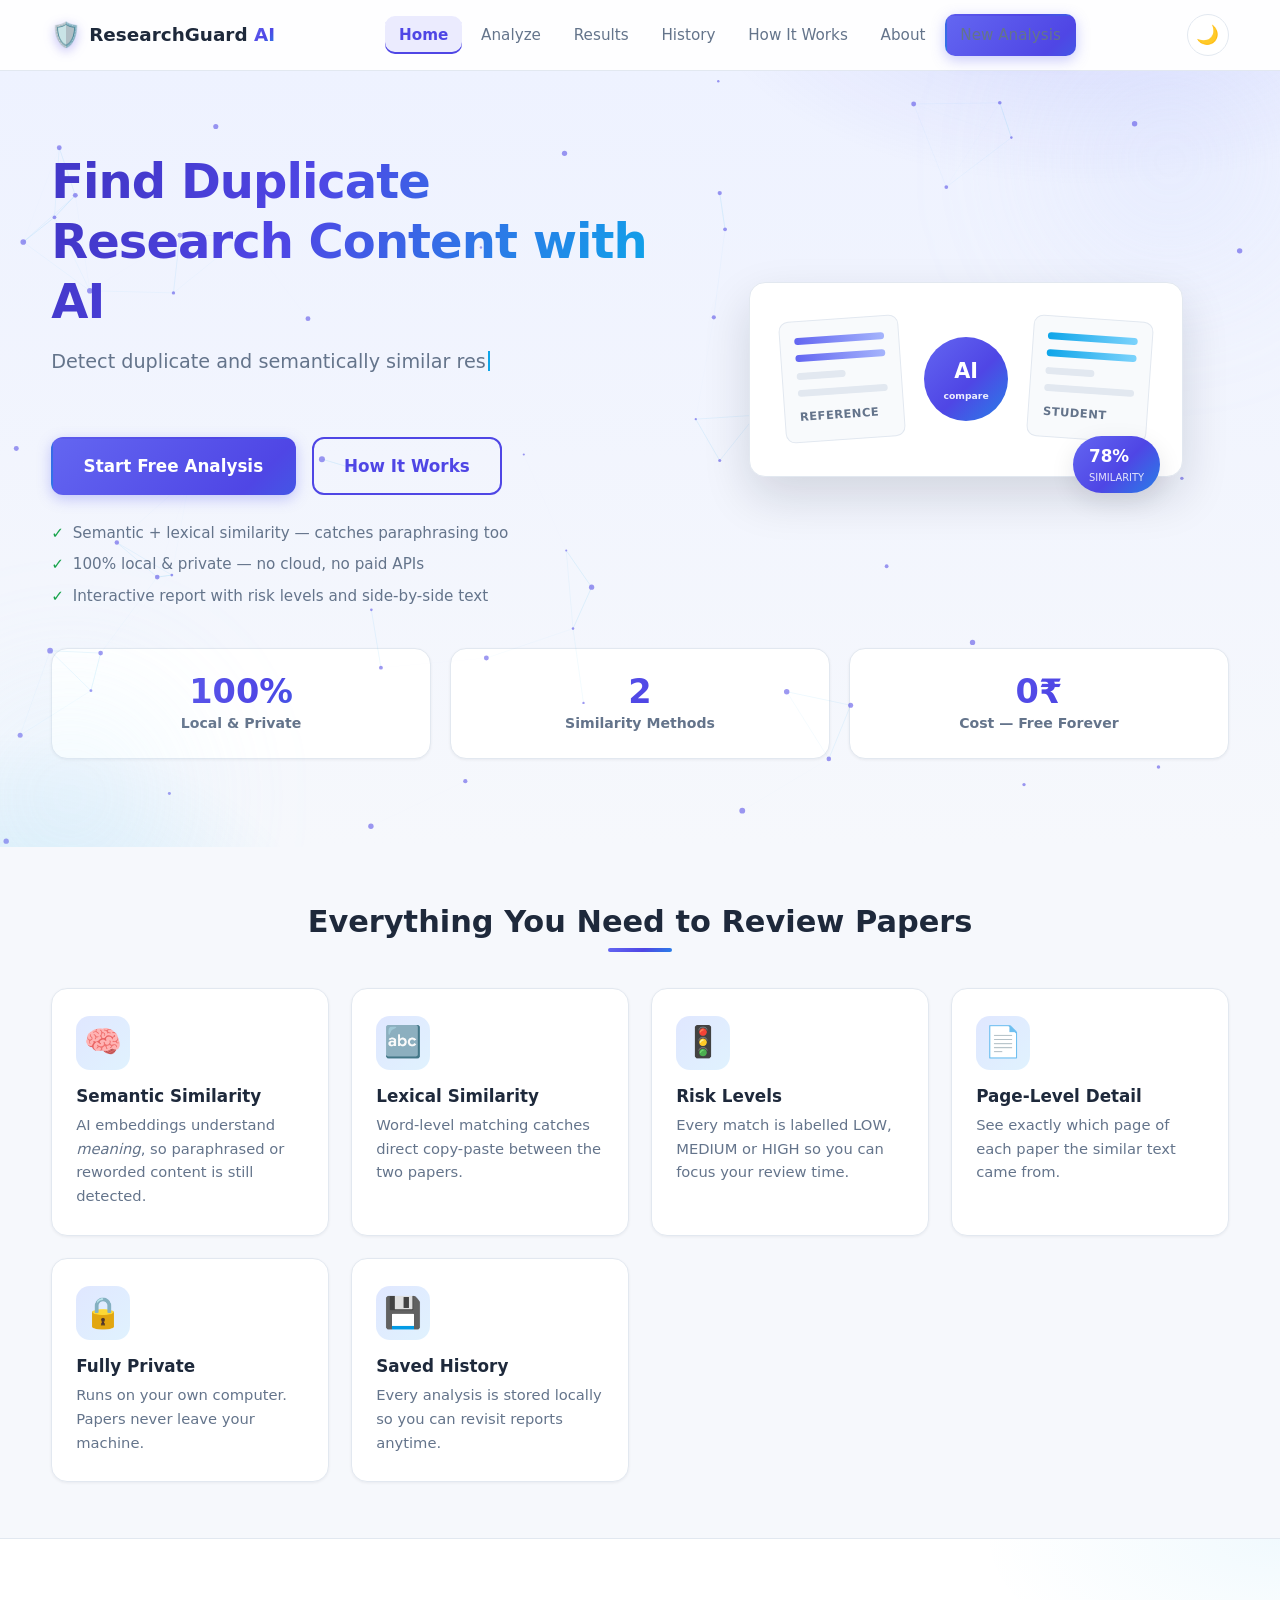
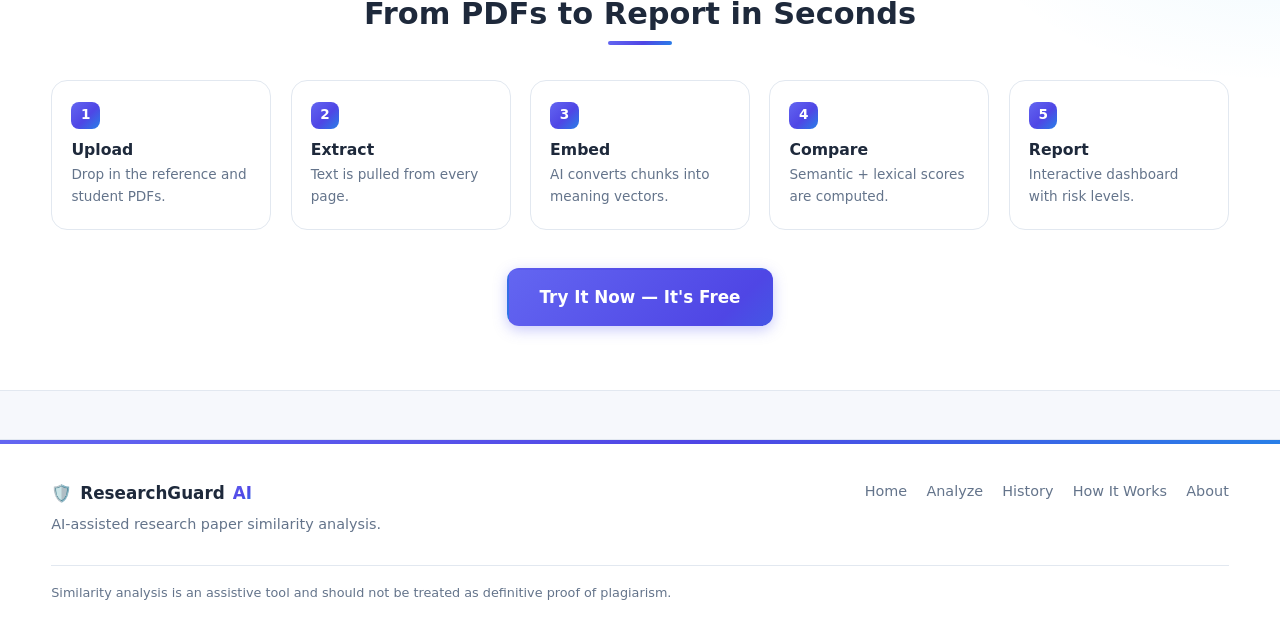
<file: website/index.html>
<!DOCTYPE html>
<html lang="en">
<head>
  <meta charset="UTF-8">
  <meta name="viewport" content="width=device-width, initial-scale=1.0">
  <meta name="description" content="ResearchGuard AI — free, local, AI-powered research paper similarity analysis.">
  <title>ResearchGuard AI — Research Paper Similarity Detector</title>
  <script>
    // Apply saved theme BEFORE CSS paints to avoid a flash of the wrong theme
    (function () {
      var t = localStorage.getItem("rg_theme");
      if (!t) t = window.matchMedia("(prefers-color-scheme: dark)").matches ? "dark" : "light";
      document.documentElement.setAttribute("data-theme", t);
    })();
  </script>
  <link rel="stylesheet" href="css/style.css">
  <link rel="stylesheet" href="css/components.css">
  <link rel="stylesheet" href="css/responsive.css">
</head>
<body>
  <header class="navbar">
    <div class="container nav-inner">
      <a href="index.html" class="logo" aria-label="ResearchGuard AI home">
        <span class="logo-icon" aria-hidden="true">🛡️</span>
        <span class="logo-text">ResearchGuard <strong>AI</strong></span>
      </a>
      <nav class="nav-links" id="navMenu" aria-label="Main navigation">
        <a href="index.html" class="active">Home</a>
        <a href="analyze.html">Analyze</a>
        <a href="results.html">Results</a>
        <a href="history.html">History</a>
        <a href="how-it-works.html">How It Works</a>
        <a href="about.html">About</a>
        <a href="analyze.html" class="btn btn-primary btn-sm">New Analysis</a>
      </nav>
      <div class="nav-controls">
        <button class="theme-toggle" id="themeToggle" aria-label="Toggle dark / light theme" title="Toggle theme">
          <span class="icon-moon" aria-hidden="true">🌙</span>
          <span class="icon-sun" aria-hidden="true">☀️</span>
        </button>
        <button class="nav-toggle" id="navToggle" aria-label="Toggle navigation menu" aria-expanded="false">
          <span></span><span></span><span></span>
        </button>
      </div>
    </div>
  </header>

  <!-- HERO with particle constellation canvas -->
  <section class="hero">
    <canvas class="hero-canvas" id="heroCanvas" aria-hidden="true"></canvas>
    <div class="container hero-grid">
      <div class="hero-text">
        <h1>Find Duplicate Research Content with AI</h1>
        <p class="subtitle"><span id="typedSubtitle"></span></p>
        <div class="hero-actions">
          <a href="analyze.html" class="btn btn-primary btn-lg">Start Free Analysis</a>
          <a href="how-it-works.html" class="btn btn-outline btn-lg">How It Works</a>
        </div>
        <ul class="hero-points">
          <li>Semantic + lexical similarity — catches paraphrasing too</li>
          <li>100% local & private — no cloud, no paid APIs</li>
          <li>Interactive report with risk levels and side-by-side text</li>
        </ul>
      </div>

      <div class="hero-visual">
        <div class="hero-card" aria-hidden="true">
          <div class="doc-card doc-left">
            <div class="doc-line"></div>
            <div class="doc-line"></div>
            <div class="doc-line short"></div>
            <div class="doc-line"></div>
            <span class="doc-label">Reference</span>
          </div>
          <div class="ai-orb">AI<small>compare</small></div>
          <div class="doc-card doc-right">
            <div class="doc-line"></div>
            <div class="doc-line"></div>
            <div class="doc-line short"></div>
            <div class="doc-line"></div>
            <span class="doc-label">Student</span>
          </div>
          <div class="match-percent">78%<span>similarity</span></div>
        </div>
      </div>
    </div>

    <!-- animated stat counters -->
    <div class="container stats-strip">
      <div class="stat-box" data-reveal>
        <div class="stat-value" data-count="100" data-suffix="%">0%</div>
        <div class="stat-label">Local & Private</div>
      </div>
      <div class="stat-box" data-reveal data-reveal-delay="0.1s">
        <div class="stat-value" data-count="2" data-suffix="">0</div>
        <div class="stat-label">Similarity Methods</div>
      </div>
      <div class="stat-box" data-reveal data-reveal-delay="0.2s">
        <div class="stat-value" data-count="0" data-suffix="₹">₹0</div>
        <div class="stat-label">Cost — Free Forever</div>
      </div>
    </div>
  </section>

  <!-- FEATURES -->
  <section class="section">
    <div class="container">
      <h2 class="section-title" data-reveal>Everything You Need to Review Papers</h2>
      <div class="features-grid">
        <article class="feature-card">
          <div class="feature-icon" aria-hidden="true">🧠</div>
          <h3>Semantic Similarity</h3>
          <p>AI embeddings understand <em>meaning</em>, so paraphrased or reworded content is still detected.</p>
        </article>
        <article class="feature-card">
          <div class="feature-icon" aria-hidden="true">🔤</div>
          <h3>Lexical Similarity</h3>
          <p>Word-level matching catches direct copy-paste between the two papers.</p>
        </article>
        <article class="feature-card">
          <div class="feature-icon" aria-hidden="true">🚦</div>
          <h3>Risk Levels</h3>
          <p>Every match is labelled LOW, MEDIUM or HIGH so you can focus your review time.</p>
        </article>
        <article class="feature-card">
          <div class="feature-icon" aria-hidden="true">📄</div>
          <h3>Page-Level Detail</h3>
          <p>See exactly which page of each paper the similar text came from.</p>
        </article>
        <article class="feature-card">
          <div class="feature-icon" aria-hidden="true">🔒</div>
          <h3>Fully Private</h3>
          <p>Runs on your own computer. Papers never leave your machine.</p>
        </article>
        <article class="feature-card">
          <div class="feature-icon" aria-hidden="true">💾</div>
          <h3>Saved History</h3>
          <p>Every analysis is stored locally so you can revisit reports anytime.</p>
        </article>
      </div>
    </div>
  </section>

  <!-- PROCESS -->
  <section class="section section-alt">
    <div class="container">
      <h2 class="section-title" data-reveal>From PDFs to Report in Seconds</h2>
      <ol class="process-row">
        <li class="process-step" data-reveal><span class="step-num">1</span><h3>Upload</h3><p>Drop in the reference and student PDFs.</p></li>
        <li class="process-step" data-reveal data-reveal-delay="0.08s"><span class="step-num">2</span><h3>Extract</h3><p>Text is pulled from every page.</p></li>
        <li class="process-step" data-reveal data-reveal-delay="0.16s"><span class="step-num">3</span><h3>Embed</h3><p>AI converts chunks into meaning vectors.</p></li>
        <li class="process-step" data-reveal data-reveal-delay="0.24s"><span class="step-num">4</span><h3>Compare</h3><p>Semantic + lexical scores are computed.</p></li>
        <li class="process-step" data-reveal data-reveal-delay="0.32s"><span class="step-num">5</span><h3>Report</h3><p>Interactive dashboard with risk levels.</p></li>
      </ol>
      <div class="center">
        <a href="analyze.html" class="btn btn-primary btn-lg">Try It Now — It's Free</a>
      </div>
    </div>
  </section>

  <footer class="footer">
    <div class="container footer-grid">
      <div>
        <div class="logo footer-logo"><span aria-hidden="true">🛡️</span> ResearchGuard <strong>AI</strong></div>
        <p>AI-assisted research paper similarity analysis.</p>
      </div>
      <nav aria-label="Footer navigation">
        <a href="index.html">Home</a>
        <a href="analyze.html">Analyze</a>
        <a href="history.html">History</a>
        <a href="how-it-works.html">How It Works</a>
        <a href="about.html">About</a>
      </nav>
    </div>
    <div class="container footer-bottom">
      <p>Similarity analysis is an assistive tool and should not be treated as definitive proof of plagiarism.</p>
    </div>
  </footer>

  <script src="js/main.js"></script>
</body>
</html>
</file>
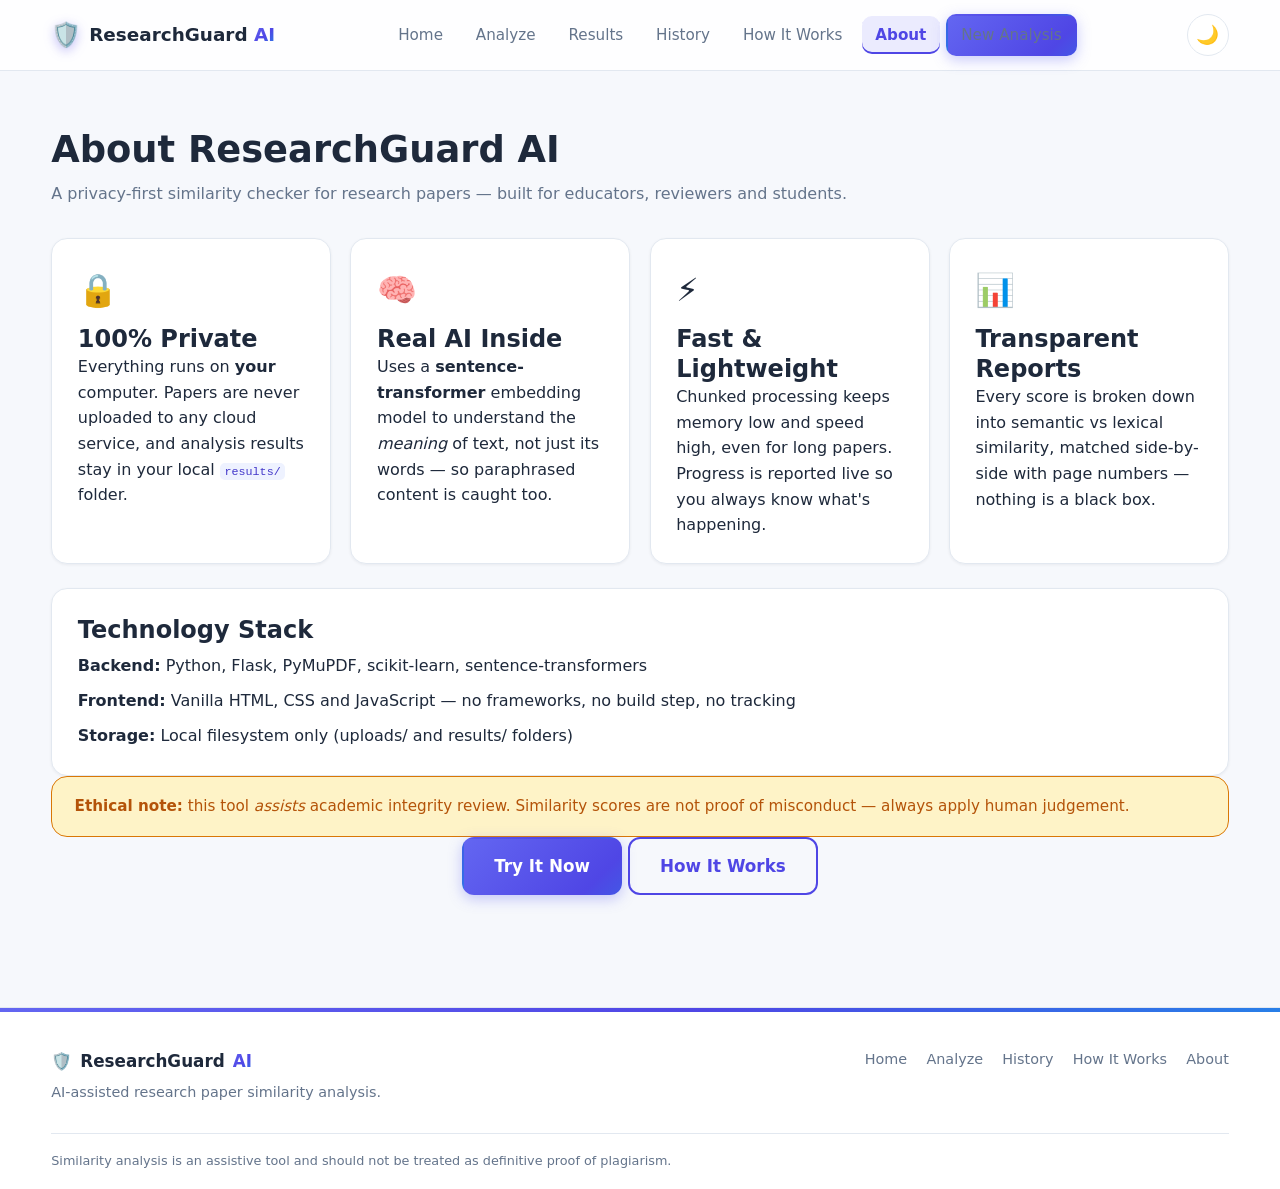
<file: website/about.html>
<!DOCTYPE html>
<html lang="en">
<head>
  <meta charset="UTF-8">
  <meta name="viewport" content="width=device-width, initial-scale=1.0">
  <meta name="description" content="About ResearchGuard AI — a privacy-first, offline research paper similarity analyzer.">
  <title>About — ResearchGuard AI</title>
  <script>
    (function () {
      var t = localStorage.getItem("rg_theme");
      if (!t) t = window.matchMedia("(prefers-color-scheme: dark)").matches ? "dark" : "light";
      document.documentElement.setAttribute("data-theme", t);
    })();
  </script>
  <link rel="stylesheet" href="css/style.css">
  <link rel="stylesheet" href="css/components.css">
  <link rel="stylesheet" href="css/responsive.css">
</head>
<body>
  <header class="navbar">
    <div class="container nav-inner">
      <a href="index.html" class="logo" aria-label="ResearchGuard AI home">
        <span class="logo-icon" aria-hidden="true">🛡️</span>
        <span class="logo-text">ResearchGuard <strong>AI</strong></span>
      </a>
      <nav class="nav-links" id="navMenu" aria-label="Main navigation">
        <a href="index.html">Home</a>
        <a href="analyze.html">Analyze</a>
        <a href="results.html">Results</a>
        <a href="history.html">History</a>
        <a href="how-it-works.html">How It Works</a>
        <a href="about.html" class="active">About</a>
        <a href="analyze.html" class="btn btn-primary btn-sm">New Analysis</a>
      </nav>
      <div class="nav-controls">
        <button class="theme-toggle" id="themeToggle" aria-label="Toggle dark / light theme" title="Toggle theme">
          <span class="icon-moon" aria-hidden="true">🌙</span>
          <span class="icon-sun" aria-hidden="true">☀️</span>
        </button>
        <button class="nav-toggle" id="navToggle" aria-label="Toggle navigation menu" aria-expanded="false">
          <span></span><span></span><span></span>
        </button>
      </div>
    </div>
  </header>

  <main class="section">
    <div class="container">
      <h1 class="page-title" data-reveal>About ResearchGuard AI</h1>
      <p class="page-subtitle" data-reveal>A privacy-first similarity checker for research papers — built for educators, reviewers and students.</p>

      <div class="about-grid">
        <section class="card" data-reveal>
          <div class="card-icon">🔒</div>
          <h2>100% Private</h2>
          <p>Everything runs on <strong>your</strong> computer. Papers are never uploaded to any cloud service, and analysis results stay in your local <code>results/</code> folder.</p>
        </section>

        <section class="card" data-reveal>
          <div class="card-icon">🧠</div>
          <h2>Real AI Inside</h2>
          <p>Uses a <strong>sentence-transformer</strong> embedding model to understand the <em>meaning</em> of text, not just its words — so paraphrased content is caught too.</p>
        </section>

        <section class="card" data-reveal>
          <div class="card-icon">⚡</div>
          <h2>Fast & Lightweight</h2>
          <p>Chunked processing keeps memory low and speed high, even for long papers. Progress is reported live so you always know what's happening.</p>
        </section>

        <section class="card" data-reveal>
          <div class="card-icon">📊</div>
          <h2>Transparent Reports</h2>
          <p>Every score is broken down into semantic vs lexical similarity, matched side-by-side with page numbers — nothing is a black box.</p>
        </section>
      </div>

      <section class="card" data-reveal>
        <h2>Technology Stack</h2>
        <ul class="tech-list">
          <li><strong>Backend:</strong> Python, Flask, PyMuPDF, scikit-learn, sentence-transformers</li>
          <li><strong>Frontend:</strong> Vanilla HTML, CSS and JavaScript — no frameworks, no build step, no tracking</li>
          <li><strong>Storage:</strong> Local filesystem only (uploads/ and results/ folders)</li>
        </ul>
      </section>

      <section class="disclaimer" data-reveal>
        <strong>Ethical note:</strong> this tool <em>assists</em> academic integrity review. Similarity scores are not proof of misconduct — always apply human judgement.
      </section>

      <div class="center">
        <a href="analyze.html" class="btn btn-primary btn-lg">Try It Now</a>
        <a href="how-it-works.html" class="btn btn-outline btn-lg">How It Works</a>
      </div>
    </div>
  </main>

  <footer class="footer">
    <div class="container footer-grid">
      <div>
        <div class="logo footer-logo"><span aria-hidden="true">🛡️</span> ResearchGuard <strong>AI</strong></div>
        <p>AI-assisted research paper similarity analysis.</p>
      </div>
      <nav aria-label="Footer navigation">
        <a href="index.html">Home</a>
        <a href="analyze.html">Analyze</a>
        <a href="history.html">History</a>
        <a href="how-it-works.html">How It Works</a>
        <a href="about.html">About</a>
      </nav>
    </div>
    <div class="container footer-bottom">
      <p>Similarity analysis is an assistive tool and should not be treated as definitive proof of plagiarism.</p>
    </div>
  </footer>

  <script src="js/main.js"></script>
</body>
</html>
</file>
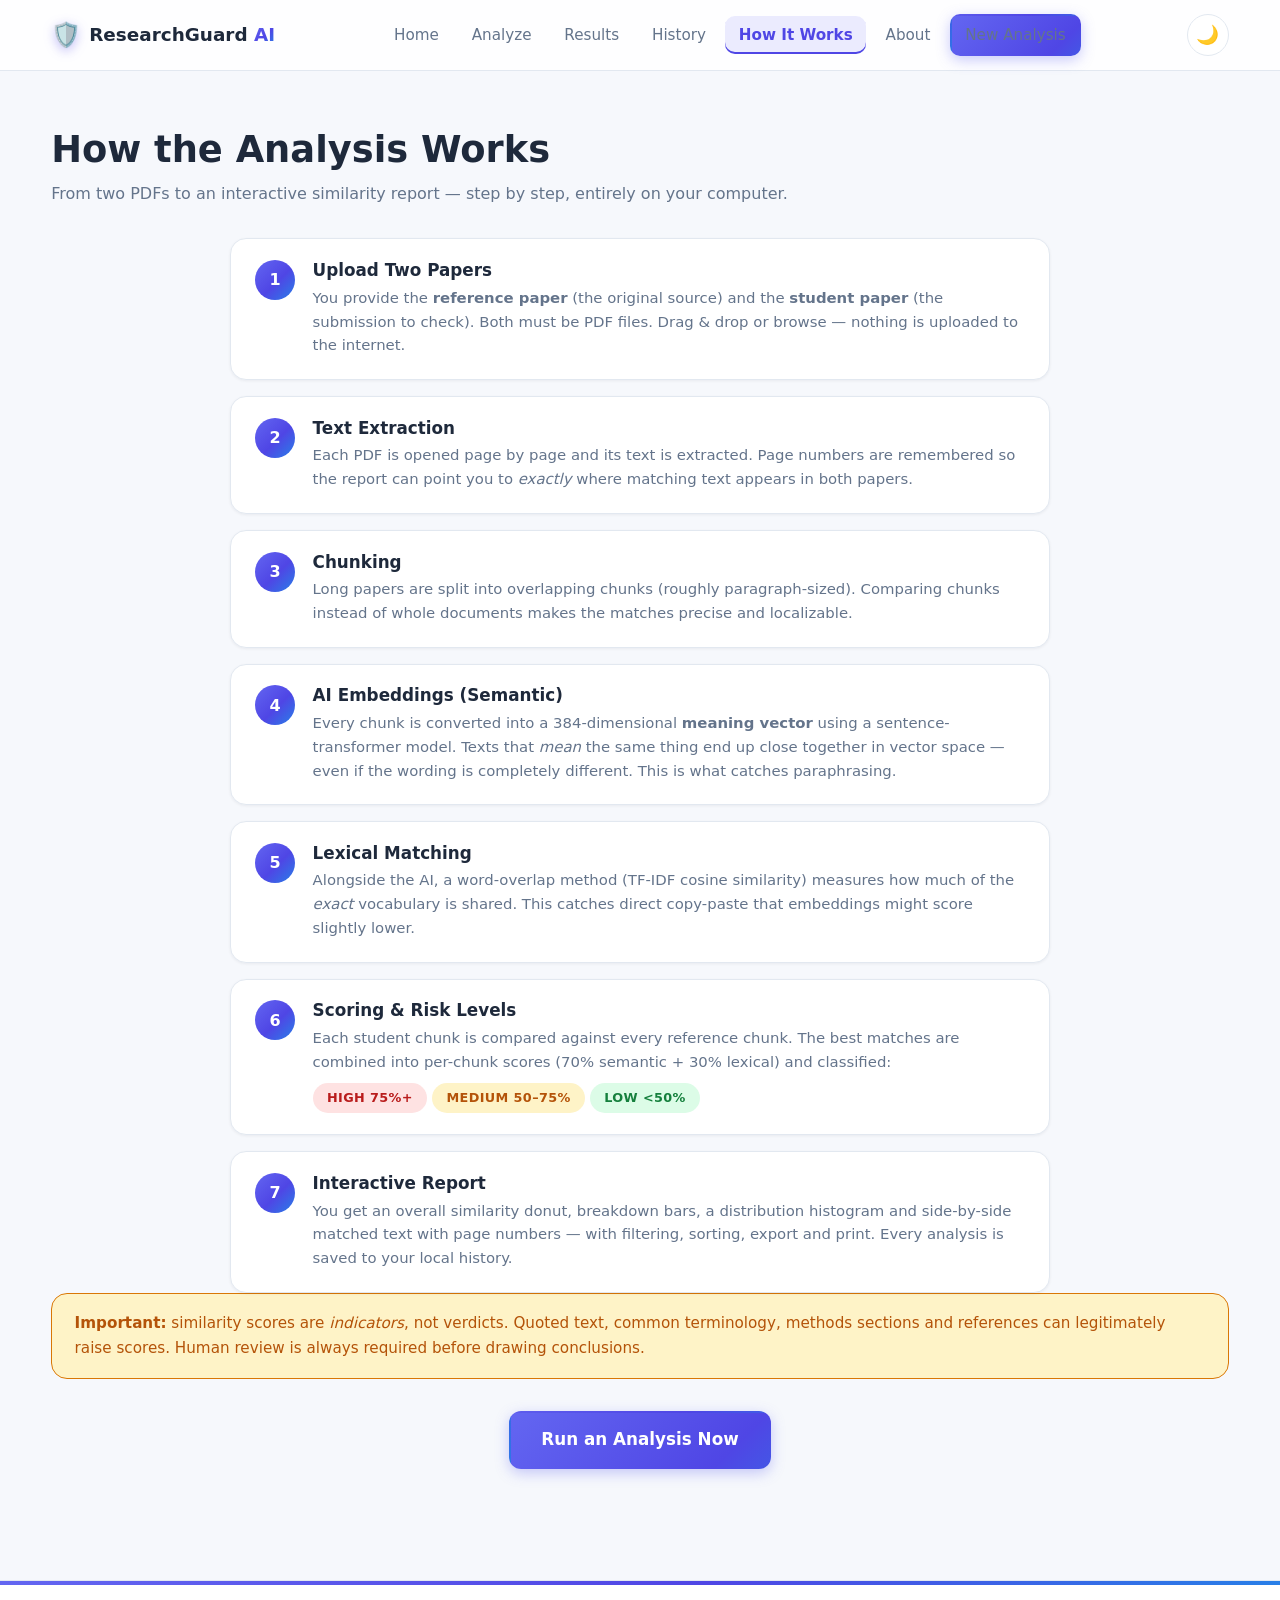
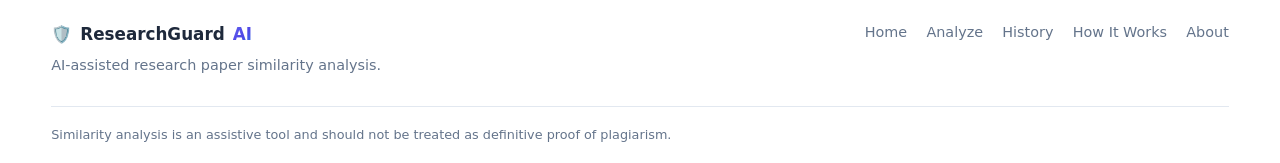
<file: website/how-it-works.html>
<!DOCTYPE html>
<html lang="en">
<head>
  <meta charset="UTF-8">
  <meta name="viewport" content="width=device-width, initial-scale=1.0">
  <meta name="description" content="Understand how ResearchGuard AI analyzes research papers: extraction, embeddings, similarity scoring and risk levels.">
  <title>How It Works — ResearchGuard AI</title>
  <script>
    (function () {
      var t = localStorage.getItem("rg_theme");
      if (!t) t = window.matchMedia("(prefers-color-scheme: dark)").matches ? "dark" : "light";
      document.documentElement.setAttribute("data-theme", t);
    })();
  </script>
  <link rel="stylesheet" href="css/style.css">
  <link rel="stylesheet" href="css/components.css">
  <link rel="stylesheet" href="css/responsive.css">
</head>
<body>
  <header class="navbar">
    <div class="container nav-inner">
      <a href="index.html" class="logo" aria-label="ResearchGuard AI home">
        <span class="logo-icon" aria-hidden="true">🛡️</span>
        <span class="logo-text">ResearchGuard <strong>AI</strong></span>
      </a>
      <nav class="nav-links" id="navMenu" aria-label="Main navigation">
        <a href="index.html">Home</a>
        <a href="analyze.html">Analyze</a>
        <a href="results.html">Results</a>
        <a href="history.html">History</a>
        <a href="how-it-works.html" class="active">How It Works</a>
        <a href="about.html">About</a>
        <a href="analyze.html" class="btn btn-primary btn-sm">New Analysis</a>
      </nav>
      <div class="nav-controls">
        <button class="theme-toggle" id="themeToggle" aria-label="Toggle dark / light theme" title="Toggle theme">
          <span class="icon-moon" aria-hidden="true">🌙</span>
          <span class="icon-sun" aria-hidden="true">☀️</span>
        </button>
        <button class="nav-toggle" id="navToggle" aria-label="Toggle navigation menu" aria-expanded="false">
          <span></span><span></span><span></span>
        </button>
      </div>
    </div>
  </header>

  <main class="section">
    <div class="container">
      <h1 class="page-title" data-reveal>How the Analysis Works</h1>
      <p class="page-subtitle" data-reveal>From two PDFs to an interactive similarity report — step by step, entirely on your computer.</p>

      <ol class="flow-steps">
        <li class="flow-step" data-reveal>
          <span class="flow-num">1</span>
          <div>
            <h2>Upload Two Papers</h2>
            <p>You provide the <strong>reference paper</strong> (the original source) and the <strong>student paper</strong> (the submission to check). Both must be PDF files. Drag & drop or browse — nothing is uploaded to the internet.</p>
          </div>
        </li>

        <li class="flow-step" data-reveal>
          <span class="flow-num">2</span>
          <div>
            <h2>Text Extraction</h2>
            <p>Each PDF is opened page by page and its text is extracted. Page numbers are remembered so the report can point you to <em>exactly</em> where matching text appears in both papers.</p>
          </div>
        </li>

        <li class="flow-step" data-reveal>
          <span class="flow-num">3</span>
          <div>
            <h2>Chunking</h2>
            <p>Long papers are split into overlapping chunks (roughly paragraph-sized). Comparing chunks instead of whole documents makes the matches precise and localizable.</p>
          </div>
        </li>

        <li class="flow-step" data-reveal>
          <span class="flow-num">4</span>
          <div>
            <h2>AI Embeddings (Semantic)</h2>
            <p>Every chunk is converted into a 384-dimensional <strong>meaning vector</strong> using a sentence-transformer model. Texts that <em>mean</em> the same thing end up close together in vector space — even if the wording is completely different. This is what catches paraphrasing.</p>
          </div>
        </li>

        <li class="flow-step" data-reveal>
          <span class="flow-num">5</span>
          <div>
            <h2>Lexical Matching</h2>
            <p>Alongside the AI, a word-overlap method (TF-IDF cosine similarity) measures how much of the <em>exact</em> vocabulary is shared. This catches direct copy-paste that embeddings might score slightly lower.</p>
          </div>
        </li>

        <li class="flow-step" data-reveal>
          <span class="flow-num">6</span>
          <div>
            <h2>Scoring & Risk Levels</h2>
            <p>Each student chunk is compared against every reference chunk. The best matches are combined into per-chunk scores (70% semantic + 30% lexical) and classified:</p>
            <p style="margin-top:0.5rem">
              <span class="risk-chip high">High 75%+</span>
              <span class="risk-chip medium">Medium 50–75%</span>
              <span class="risk-chip low">Low <50%</span>
            </p>
          </div>
        </li>

        <li class="flow-step" data-reveal>
          <span class="flow-num">7</span>
          <div>
            <h2>Interactive Report</h2>
            <p>You get an overall similarity donut, breakdown bars, a distribution histogram and side-by-side matched text with page numbers — with filtering, sorting, export and print. Every analysis is saved to your local history.</p>
          </div>
        </li>
      </ol>

      <section class="disclaimer" data-reveal style="margin-bottom:2rem">
        <strong>Important:</strong> similarity scores are <em>indicators</em>, not verdicts. Quoted text, common terminology, methods sections and references can legitimately raise scores. Human review is always required before drawing conclusions.
      </section>

      <div class="center">
        <a href="analyze.html" class="btn btn-primary btn-lg">Run an Analysis Now</a>
      </div>
    </div>
  </main>

  <footer class="footer">
    <div class="container footer-grid">
      <div>
        <div class="logo footer-logo"><span aria-hidden="true">🛡️</span> ResearchGuard <strong>AI</strong></div>
        <p>AI-assisted research paper similarity analysis.</p>
      </div>
      <nav aria-label="Footer navigation">
        <a href="index.html">Home</a>
        <a href="analyze.html">Analyze</a>
        <a href="history.html">History</a>
        <a href="how-it-works.html">How It Works</a>
        <a href="about.html">About</a>
      </nav>
    </div>
    <div class="container footer-bottom">
      <p>Similarity analysis is an assistive tool and should not be treated as definitive proof of plagiarism.</p>
    </div>
  </footer>

  <script src="js/main.js"></script>
</body>
</html>
</file>
<file: website/css/style.css>
/* ==========================================================================
   style.css — Design system for ResearchGuard AI
   Light + Dark themes • fluid typography • glass navbar • animated hero
   ========================================================================== */

/* --------------------------------------------------------------------------
   1. DESIGN TOKENS (light theme = default)
   -------------------------------------------------------------------------- */
:root {
  /* Brand */
  --primary: #4f46e5;
  --primary-dark: #4338ca;
  --primary-light: #eef2ff;
  --primary-soft: rgba(99, 102, 241, 0.12);
  --violet: #8b5cf6;
  --accent: #0ea5e9;
  --accent-light: #e0f2fe;

  --brand-gradient: linear-gradient(135deg, #6366f1 0%, #4f46e5 55%, #0ea5e9 130%);
  --brand-gradient-soft: linear-gradient(135deg, #e0e7ff, #e0f2fe);

  /* Surfaces */
  --bg: #f6f8fc;
  --bg-soft: #edf1f9;
  --surface: #ffffff;
  --surface-2: #f8fafc;
  --border: #e2e8f0;
  --border-strong: #cbd5e1;

  /* Text */
  --text: #1e293b;
  --text-muted: #64748b;

  /* Status */
  --success: #16a34a;
  --warning: #d97706;
  --danger: #dc2626;
  --success-soft: #dcfce7;
  --warning-soft: #fef3c7;
  --danger-soft: #fee2e2;
  --success-text: #15803d;
  --warning-text: #b45309;
  --danger-text: #b91c1c;

  /* Highlights */
  --mark-bg: #fef08a;
  --mark-text: inherit;

  /* Effects */
  --shadow-sm: 0 1px 3px rgba(15, 23, 42, 0.06);
  --shadow-md: 0 8px 24px rgba(15, 23, 42, 0.10);
  --shadow-lg: 0 20px 48px rgba(15, 23, 42, 0.14);
  --nav-bg: rgba(255, 255, 255, 0.85);
  --hero-from: #eef2ff;
  --hero-blob-1: rgba(199, 210, 254, 0.55);
  --hero-blob-2: rgba(186, 230, 253, 0.55);

  --radius: 16px;
  --radius-sm: 10px;
  --font: "Segoe UI", system-ui, -apple-system, Roboto, Arial, sans-serif;
}

/* --------------------------------------------------------------------------
   Dark theme — applied via html[data-theme="dark"] (managed by main.js)
   -------------------------------------------------------------------------- */
html[data-theme="dark"] {
  --primary: #818cf8;
  --primary-dark: #a5b4fc;
  --primary-light: rgba(99, 102, 241, 0.16);
  --primary-soft: rgba(99, 102, 241, 0.25);
  --accent: #38bdf8;
  --accent-light: rgba(56, 189, 248, 0.14);

  --brand-gradient-soft: linear-gradient(135deg, rgba(99, 102, 241, 0.28), rgba(14, 165, 233, 0.24));

  --bg: #0b1020;
  --bg-soft: #0d1328;
  --surface: #141b31;
  --surface-2: #1a2340;
  --border: #273159;
  --border-strong: #3a4775;

  --text: #e2e8f0;
  --text-muted: #97a3ba;

  --success: #4ade80;
  --warning: #fbbf24;
  --danger: #f87171;
  --success-soft: rgba(74, 222, 128, 0.14);
  --warning-soft: rgba(251, 191, 36, 0.14);
  --danger-soft: rgba(248, 113, 113, 0.15);
  --success-text: #4ade80;
  --warning-text: #fbbf24;
  --danger-text: #f87171;

  --mark-bg: #854d0e;
  --mark-text: #fef3c7;

  --shadow-sm: 0 1px 3px rgba(0, 0, 0, 0.35);
  --shadow-md: 0 8px 24px rgba(0, 0, 0, 0.45);
  --shadow-lg: 0 20px 48px rgba(0, 0, 0, 0.55);
  --nav-bg: rgba(11, 16, 32, 0.82);
  --hero-from: #101736;
  --hero-blob-1: rgba(99, 102, 241, 0.16);
  --hero-blob-2: rgba(14, 165, 233, 0.14);
}

/* --------------------------------------------------------------------------
   2. BASE
   -------------------------------------------------------------------------- */
* { margin: 0; padding: 0; box-sizing: border-box; }

html { scroll-behavior: smooth; }

body {
  font-family: var(--font);
  background: var(--bg);
  color: var(--text);
  line-height: 1.6;
  min-height: 100vh;
  display: flex;
  flex-direction: column;
  transition: background-color 0.35s ease, color 0.35s ease;
  /* Page fade-in (class removed by main.js after load) */
  opacity: 0;
  animation: pageIn 0.5s ease 0.05s forwards;
}
@keyframes pageIn { to { opacity: 1; } }

main { flex: 1; }

/* Shared entrance / ambient animations */
@keyframes fadeUp {
  from { opacity: 0; transform: translateY(14px); }
  to { opacity: 1; transform: translateY(0); }
}
@keyframes float {
  0%, 100% { transform: translateY(0); }
  50% { transform: translateY(-10px); }
}
@keyframes pulseGlow {
  0%, 100% { box-shadow: 0 0 0 8px rgba(99, 102, 241, 0.18); }
  50% { box-shadow: 0 0 0 18px rgba(14, 165, 233, 0.08); }
}
@keyframes drift {
  0%, 100% { transform: translate(0, 0) scale(1); }
  50% { transform: translate(24px, -18px) scale(1.06); }
}
@keyframes shimmer {
  0% { background-position: -400px 0; }
  100% { background-position: 400px 0; }
}

@media (prefers-reduced-motion: reduce) {
  *, *::before, *::after {
    animation-duration: 0.001s !important;
    transition-duration: 0.001s !important;
    scroll-behavior: auto !important;
  }
}

/* Scrollbar */
::-webkit-scrollbar { width: 10px; height: 10px; }
::-webkit-scrollbar-track { background: var(--bg-soft); }
::-webkit-scrollbar-thumb {
  background: linear-gradient(180deg, #a5b4fc, #7dd3fc);
  border-radius: 8px;
}
html[data-theme="dark"] ::-webkit-scrollbar-thumb {
  background: linear-gradient(180deg, #4f46e5, #0369a1);
}
::selection { background: #c7d2fe; color: #312e81; }
html[data-theme="dark"] ::selection { background: #4338ca; color: #e0e7ff; }

.container { width: min(1180px, 92%); margin-inline: auto; }
.center { text-align: center; }

h1, h2, h3, h4 { line-height: 1.25; font-weight: 700; color: var(--text); }

a { color: var(--primary); text-decoration: none; }
a:hover { color: var(--primary-dark); text-decoration: underline; }

code {
  background: var(--primary-light);
  color: var(--primary-dark);
  padding: 0.15em 0.4em;
  border-radius: 5px;
  font-size: 0.9em;
}

:focus-visible {
  outline: 3px solid #a5b4fc;
  outline-offset: 2px;
  border-radius: 4px;
}

/* --------------------------------------------------------------------------
   3. SCROLL-REVEAL (elements with data-reveal animate in when visible)
   -------------------------------------------------------------------------- */
[data-reveal] {
  opacity: 0;
  transform: translateY(26px);
  transition: opacity 0.7s ease, transform 0.7s cubic-bezier(0.2, 0.7, 0.3, 1);
  transition-delay: var(--reveal-delay, 0s);
}
[data-reveal].revealed { opacity: 1; transform: none; }

/* --------------------------------------------------------------------------
   4. NAVBAR — frosted glass, shrinks slightly on scroll
   -------------------------------------------------------------------------- */
.navbar {
  background: var(--nav-bg);
  backdrop-filter: blur(14px);
  -webkit-backdrop-filter: blur(14px);
  border-bottom: 1px solid var(--border);
  position: sticky;
  top: 0;
  z-index: 100;
  transition: box-shadow 0.3s ease, background-color 0.35s ease;
}

.navbar.scrolled { box-shadow: var(--shadow-md); }

.nav-inner {
  display: flex;
  align-items: center;
  justify-content: space-between;
  gap: 1rem;
  padding: 0.85rem 0;
  transition: padding 0.3s ease;
}
.navbar.scrolled .nav-inner { padding: 0.55rem 0; }

.logo {
  display: flex;
  align-items: center;
  gap: 0.5rem;
  font-size: 1.15rem;
  font-weight: 600;
  color: var(--text);
  text-decoration: none !important;
  white-space: nowrap;
}
.logo:hover { color: var(--text); }
.logo-icon {
  font-size: 1.5rem;
  filter: drop-shadow(0 3px 6px rgba(79, 70, 229, 0.35));
  animation: float 5s ease-in-out infinite;
}
.logo strong {
  background: var(--brand-gradient);
  -webkit-background-clip: text;
  background-clip: text;
  color: transparent;
}

.nav-links {
  display: flex;
  align-items: center;
  gap: 0.35rem;
  flex-wrap: wrap;
}

.nav-links a {
  color: var(--text-muted);
  padding: 0.45rem 0.85rem;
  border-radius: var(--radius-sm);
  font-weight: 500;
  font-size: 0.95rem;
  text-decoration: none !important;
  transition: background 0.2s, color 0.2s, transform 0.2s;
  position: relative;
}
.nav-links a:hover { background: var(--primary-soft); color: var(--primary); transform: translateY(-1px); }
.nav-links a.active {
  background: var(--primary-soft);
  color: var(--primary);
  font-weight: 600;
  box-shadow: inset 0 -2px 0 var(--primary);
}

/* Container for the theme toggle + hamburger buttons */
.nav-controls {
  display: flex;
  align-items: center;
  gap: 0.4rem;
}

/* Theme toggle (sun / moon) */
.theme-toggle {
  width: 42px;
  height: 42px;
  display: grid;
  place-content: center;
  font-size: 1.15rem;
  border: 1px solid var(--border);
  border-radius: 50%;
  background: var(--surface);
  color: var(--text);
  cursor: pointer;
  transition: transform 0.35s cubic-bezier(0.3, 1.6, 0.5, 1), background 0.2s, box-shadow 0.2s;
}
.theme-toggle:hover { transform: rotate(40deg) scale(1.08); box-shadow: var(--shadow-sm); }
.theme-toggle .icon-sun,
.theme-toggle .icon-moon { display: none; line-height: 1; }
html[data-theme="dark"] .theme-toggle .icon-sun { display: block; }
html:not([data-theme="dark"]) .theme-toggle .icon-moon { display: block; }

/* Hamburger button — hidden on desktop */
.nav-toggle {
  display: none;
  flex-direction: column;
  justify-content: center;
  width: 42px;
  height: 42px;
  background: none;
  border: 1px solid var(--border);
  border-radius: var(--radius-sm);
  cursor: pointer;
}
.nav-toggle span {
  display: block;
  width: 20px;
  height: 2.5px;
  background: var(--primary);
  margin: 2.5px auto;
  border-radius: 2px;
  transition: transform 0.25s, opacity 0.25s;
}

/* --------------------------------------------------------------------------
   5. BUTTONS — gradient CTA, outline, ghost + ripple effect
   -------------------------------------------------------------------------- */
.btn {
  position: relative;
  overflow: hidden;
  display: inline-block;
  padding: 0.65rem 1.4rem;
  border-radius: 12px;
  border: 2px solid transparent;
  font-size: 0.95rem;
  font-weight: 700;
  font-family: inherit;
  cursor: pointer;
  transition: background 0.2s, color 0.2s, border-color 0.2s, transform 0.15s, box-shadow 0.2s;
  text-decoration: none !important;
  text-align: center;
}
.btn:active { transform: translateY(1px) scale(0.98); }

.btn-primary {
  background: var(--brand-gradient);
  background-size: 150% 150%;
  color: #ffffff;
  box-shadow: 0 4px 14px rgba(99, 102, 241, 0.35);
}
.btn-primary:hover {
  background-position: 100% 100%;
  color: #ffffff;
  transform: translateY(-2px);
  box-shadow: 0 8px 22px rgba(99, 102, 241, 0.45);
}

.btn-outline {
  background: transparent;
  color: var(--primary);
  border-color: var(--primary);
}
.btn-outline:hover { background: var(--primary-soft); color: var(--primary-dark); transform: translateY(-2px); }

.btn-ghost {
  background: var(--primary-soft);
  color: var(--primary);
}
.btn-ghost:hover { background: var(--primary-light); transform: translateY(-1px); }

.btn-danger {
  background: var(--danger);
  color: #ffffff;
  box-shadow: 0 4px 14px rgba(220, 38, 38, 0.28);
}
.btn-danger:hover { transform: translateY(-2px); box-shadow: 0 8px 20px rgba(220, 38, 38, 0.38); }

.btn-lg { padding: 0.85rem 1.9rem; font-size: 1.05rem; }
.btn-sm { padding: 0.4rem 0.95rem; font-size: 0.85rem; border-radius: 10px; }

.btn:disabled {
  opacity: 0.45;
  cursor: not-allowed;
  transform: none;
  box-shadow: none;
}

/* Ripple — injected by main.js on click */
.btn .ripple {
  position: absolute;
  border-radius: 50%;
  background: rgba(255, 255, 255, 0.55);
  transform: scale(0);
  animation: rippleAnim 0.6s ease-out forwards;
  pointer-events: none;
}
.btn-outline .ripple, .btn-ghost .ripple { background: rgba(99, 102, 241, 0.3); }
@keyframes rippleAnim {
  to { transform: scale(3.2); opacity: 0; }
}

/* --------------------------------------------------------------------------
   6. HERO — mesh gradient, drifting blobs, particle canvas
   -------------------------------------------------------------------------- */
.hero {
  position: relative;
  overflow: hidden;
  padding: 5rem 0 5.5rem;
  background:
    radial-gradient(640px 320px at 85% -10%, rgba(99, 102, 241, 0.16), transparent 60%),
    radial-gradient(520px 320px at 0% 110%, rgba(14, 165, 233, 0.14), transparent 60%),
    linear-gradient(180deg, var(--hero-from) 0%, var(--bg) 100%);
  transition: background 0.35s ease;
}

.hero::before,
.hero::after {
  content: "";
  position: absolute;
  border-radius: 50%;
  filter: blur(70px);
  opacity: 0.6;
  pointer-events: none;
}
.hero::before {
  width: 340px; height: 340px;
  background: radial-gradient(circle, var(--hero-blob-1), transparent 70%);
  top: -80px; right: -60px;
  animation: drift 14s ease-in-out infinite;
}
.hero::after {
  width: 300px; height: 300px;
  background: radial-gradient(circle, var(--hero-blob-2), transparent 70%);
  bottom: -100px; left: -80px;
  animation: drift 18s ease-in-out infinite reverse;
}

/* Particle constellation canvas (drawn by main.js) */
.hero-canvas {
  position: absolute;
  inset: 0;
  width: 100%;
  height: 100%;
  pointer-events: none;
  z-index: 0;
}

.hero-grid {
  position: relative;
  z-index: 1;
  display: grid;
  grid-template-columns: 1.15fr 1fr;
  gap: 3rem;
  align-items: center;
}

.hero-text h1 {
  font-size: clamp(1.9rem, 4.2vw, 3rem);
  letter-spacing: -0.02em;
  background: linear-gradient(120deg, #4338ca 10%, #4f46e5 40%, #0ea5e9 95%);
  -webkit-background-clip: text;
  background-clip: text;
  color: transparent;
}
html[data-theme="dark"] .hero-text h1 {
  background: linear-gradient(120deg, #c7d2fe 5%, #a5b4fc 45%, #7dd3fc 95%);
  -webkit-background-clip: text;
  background-clip: text;
}

.hero-text .subtitle {
  font-size: clamp(1rem, 2vw, 1.2rem);
  color: var(--text-muted);
  margin: 1rem 0 1.8rem;
  max-width: 36rem;
  min-height: 3.2em;
}

.hero-text .subtitle .type-caret {
  display: inline-block;
  width: 2px;
  height: 1.05em;
  background: var(--accent);
  margin-left: 2px;
  vertical-align: -0.15em;
  animation: blinkCaret 0.8s step-end infinite;
}
@keyframes blinkCaret { 50% { opacity: 0; } }

.hero-actions { display: flex; gap: 1rem; flex-wrap: wrap; }

.hero-points {
  list-style: none;
  margin-top: 1.6rem;
  display: grid;
  gap: 0.45rem;
  color: var(--text-muted);
  font-size: 0.95rem;
}
.hero-points li::before {
  content: "✓";
  color: var(--success);
  font-weight: 700;
  margin-right: 0.55rem;
}

/* Hero visual — two documents compared by an AI orb */
.hero-visual { display: flex; justify-content: center; }

.hero-card {
  position: relative;
  display: flex;
  align-items: center;
  gap: 1.4rem;
  background: var(--surface);
  border: 1px solid var(--border);
  border-radius: var(--radius);
  box-shadow: var(--shadow-lg);
  padding: 2.2rem 2rem;
  animation: float 6s ease-in-out infinite;
  transition: background-color 0.35s ease;
}

.doc-card {
  width: 120px;
  padding: 1rem 0.9rem;
  background: var(--surface-2);
  border: 1px solid var(--border);
  border-radius: 10px;
  transition: transform 0.3s ease;
}
.doc-left { transform: rotate(-4deg); }
.doc-right { transform: rotate(4deg); }
.hero-card:hover .doc-left { transform: rotate(-4deg) translateX(-4px); }
.hero-card:hover .doc-right { transform: rotate(4deg) translateX(4px); }

.doc-line {
  height: 7px;
  border-radius: 4px;
  background: var(--border);
  margin-bottom: 0.65rem;
}
.doc-line.short { width: 55%; }
.doc-left .doc-line:nth-child(1) { background: linear-gradient(90deg, #6366f1, #a5b4fc); }
.doc-left .doc-line:nth-child(2) { background: linear-gradient(90deg, #6366f1, #a5b4fc); }
.doc-right .doc-line:nth-child(1) { background: linear-gradient(90deg, #0ea5e9, #7dd3fc); }
.doc-right .doc-line:nth-child(2) { background: linear-gradient(90deg, #0ea5e9, #7dd3fc); }

.doc-label {
  display: block;
  font-size: 0.72rem;
  font-weight: 600;
  color: var(--text-muted);
  text-transform: uppercase;
  letter-spacing: 0.04em;
}

.ai-orb {
  width: 84px;
  height: 84px;
  border-radius: 50%;
  display: grid;
  place-content: center;
  text-align: center;
  background: var(--brand-gradient);
  color: #ffffff;
  font-weight: 700;
  font-size: 1.3rem;
  animation: pulseGlow 2.8s ease-in-out infinite;
}
.ai-orb small { display: block; font-size: 0.58rem; font-weight: 600; opacity: 0.9; }

.match-percent {
  position: absolute;
  bottom: -1.1rem;
  right: 1.4rem;
  background: var(--brand-gradient);
  color: #ffffff;
  border: none;
  border-radius: 999px;
  padding: 0.45rem 1rem;
  font-weight: 700;
  box-shadow: var(--shadow-md);
  font-size: 1.05rem;
}
.match-percent span {
  display: block;
  font-size: 0.62rem;
  font-weight: 500;
  color: rgba(255, 255, 255, 0.85);
  text-transform: uppercase;
}

/* --------------------------------------------------------------------------
   7. SECTIONS, TITLES, CARDS
   -------------------------------------------------------------------------- */
.section { padding: 3.5rem 0; }
.section-alt {
  background:
    radial-gradient(500px 240px at 100% 0%, rgba(14, 165, 233, 0.06), transparent 60%),
    var(--surface);
  border-block: 1px solid var(--border);
  transition: background-color 0.35s ease;
}

.section-title {
  text-align: center;
  font-size: clamp(1.45rem, 3vw, 1.9rem);
  margin-bottom: 2.2rem;
  position: relative;
  padding-bottom: 0.7rem;
}
.section-title::after {
  content: "";
  position: absolute;
  left: 50%;
  bottom: 0;
  transform: translateX(-50%);
  width: 64px;
  height: 4px;
  border-radius: 4px;
  background: var(--brand-gradient);
}

.page-title { font-size: clamp(1.6rem, 3.2vw, 2.3rem); }
.page-subtitle { color: var(--text-muted); margin: 0.5rem 0 2rem; }

.card {
  background: var(--surface);
  border: 1px solid var(--border);
  border-radius: var(--radius);
  padding: 1.6rem;
  box-shadow: var(--shadow-sm);
  transition: background-color 0.35s ease, border-color 0.35s ease;
}

.disclaimer {
  background: var(--warning-soft);
  border: 1px solid var(--warning);
  color: var(--warning-text);
  border-radius: var(--radius);
  padding: 1.1rem 1.4rem;
  font-size: 0.95rem;
}

/* Feature cards — lift + tilt on hover, gradient top strip */
.features-grid {
  display: grid;
  grid-template-columns: repeat(auto-fit, minmax(min(260px, 100%), 1fr));
  gap: 1.4rem;
}

.feature-card {
  position: relative;
  background: var(--surface);
  border: 1px solid var(--border);
  border-radius: var(--radius);
  padding: 1.7rem 1.5rem;
  box-shadow: var(--shadow-sm);
  overflow: hidden;
  transition: transform 0.25s, box-shadow 0.25s, background-color 0.35s;
  animation: fadeUp 0.6s ease both;
  transform-style: preserve-3d;
}
.feature-card:nth-child(2) { animation-delay: 0.08s; }
.feature-card:nth-child(3) { animation-delay: 0.16s; }
.feature-card:nth-child(4) { animation-delay: 0.24s; }
.feature-card:nth-child(5) { animation-delay: 0.32s; }
.feature-card:nth-child(6) { animation-delay: 0.40s; }
.feature-card::before {
  content: "";
  position: absolute;
  top: 0; left: 0; right: 0;
  height: 4px;
  background: var(--brand-gradient);
  transform: scaleX(0);
  transform-origin: left;
  transition: transform 0.3s ease;
}
.feature-card:hover { transform: translateY(-6px); box-shadow: var(--shadow-md); }
.feature-card:hover::before { transform: scaleX(1); }

.feature-icon {
  font-size: 1.9rem;
  width: 54px;
  height: 54px;
  display: grid;
  place-content: center;
  background: var(--brand-gradient-soft);
  border-radius: 14px;
  margin-bottom: 1rem;
  transition: transform 0.25s;
}
.feature-card:hover .feature-icon { transform: scale(1.1) rotate(-6deg); }
.feature-card h3 { font-size: 1.05rem; margin-bottom: 0.4rem; }
.feature-card p { color: var(--text-muted); font-size: 0.92rem; }

/* Stats strip (home) — animated counters */
.stats-strip {
  display: grid;
  grid-template-columns: repeat(auto-fit, minmax(min(200px, 100%), 1fr));
  gap: 1.2rem;
  margin-top: 2.5rem;
}
.stat-box {
  text-align: center;
  padding: 1.5rem 1rem;
  background: var(--surface);
  border: 1px solid var(--border);
  border-radius: var(--radius);
  box-shadow: var(--shadow-sm);
  transition: transform 0.25s, box-shadow 0.25s;
}
.stat-box:hover { transform: translateY(-4px); box-shadow: var(--shadow-md); }
.stat-value {
  font-size: 2.1rem;
  font-weight: 800;
  background: var(--brand-gradient);
  -webkit-background-clip: text;
  background-clip: text;
  color: transparent;
  line-height: 1.15;
}
.stat-label { font-size: 0.88rem; color: var(--text-muted); font-weight: 600; }

/* Process steps (home) */
.process-row {
  list-style: none;
  display: grid;
  grid-template-columns: repeat(auto-fit, minmax(min(200px, 100%), 1fr));
  gap: 1.2rem;
  margin-bottom: 2.4rem;
}

.process-step {
  background: var(--surface);
  border: 1px solid var(--border);
  border-radius: var(--radius);
  padding: 1.3rem 1.2rem;
  position: relative;
  transition: transform 0.2s, box-shadow 0.2s;
}
.process-step:hover { transform: translateY(-4px) scale(1.015); box-shadow: var(--shadow-md); }
.step-num {
  display: inline-block;
  font-weight: 700;
  color: #ffffff;
  background: var(--brand-gradient);
  border-radius: 8px;
  padding: 0.15rem 0.6rem;
  font-size: 0.85rem;
  margin-bottom: 0.7rem;
}
.process-step h3 { font-size: 0.98rem; margin-bottom: 0.3rem; }
.process-step p { font-size: 0.85rem; color: var(--text-muted); }

/* Flow steps (how-it-works) */
.flow-steps { list-style: none; display: grid; gap: 1rem; max-width: 820px; margin: 0 auto; }

.flow-step {
  display: flex;
  gap: 1.1rem;
  align-items: flex-start;
  background: var(--surface);
  border: 1px solid var(--border);
  border-radius: var(--radius);
  padding: 1.3rem 1.5rem;
  box-shadow: var(--shadow-sm);
  transition: transform 0.2s, box-shadow 0.2s, border-color 0.2s, background-color 0.35s;
  animation: fadeUp 0.5s ease both;
}
.flow-step:nth-child(2) { animation-delay: 0.06s; }
.flow-step:nth-child(3) { animation-delay: 0.12s; }
.flow-step:nth-child(4) { animation-delay: 0.18s; }
.flow-step:nth-child(5) { animation-delay: 0.24s; }
.flow-step:nth-child(6) { animation-delay: 0.30s; }
.flow-step:nth-child(7) { animation-delay: 0.36s; }
.flow-step:nth-child(8) { animation-delay: 0.42s; }
.flow-step:nth-child(9) { animation-delay: 0.48s; }
.flow-step:hover { transform: translateX(5px); box-shadow: var(--shadow-md); border-color: var(--primary); }
.flow-num {
  flex-shrink: 0;
  width: 40px;
  height: 40px;
  border-radius: 50%;
  display: grid;
  place-content: center;
  background: var(--brand-gradient);
  color: #ffffff;
  font-weight: 700;
}
.flow-step h2 { font-size: 1.05rem; margin-bottom: 0.35rem; }
.flow-step p { color: var(--text-muted); font-size: 0.93rem; }

/* Tech cards (about) */
.tech-grid {
  display: grid;
  grid-template-columns: repeat(auto-fit, minmax(min(230px, 100%), 1fr));
  gap: 1.2rem;
  margin-bottom: 2.5rem;
}
.tech-card {
  background: var(--surface);
  border: 1px solid var(--border);
  border-radius: var(--radius);
  padding: 1.2rem 1.3rem;
  box-shadow: var(--shadow-sm);
  transition: transform 0.2s, box-shadow 0.2s, background-color 0.35s;
}
.tech-card:hover { transform: translateY(-4px); box-shadow: var(--shadow-md); border-color: var(--primary); }
.tech-card h3 { font-size: 0.98rem; margin-bottom: 0.4rem; }
.tech-card p { color: var(--text-muted); font-size: 0.88rem; }

.about-intro { margin-bottom: 2.5rem; }

/* --------------------------------------------------------------------------
   8. FOOTER
   -------------------------------------------------------------------------- */
.footer {
  position: relative;
  background: var(--surface);
  border-top: 1px solid var(--border);
  margin-top: 3rem;
  padding-top: 2.5rem;
  transition: background-color 0.35s ease;
}
.footer::before {
  content: "";
  position: absolute;
  top: 0; left: 0; right: 0;
  height: 4px;
  background: var(--brand-gradient);
}

.footer-grid {
  display: flex;
  justify-content: space-between;
  align-items: flex-start;
  gap: 2rem;
  flex-wrap: wrap;
  padding-bottom: 1.8rem;
}

.footer-logo { color: var(--text); font-size: 1.05rem; margin-bottom: 0.4rem; font-weight: 600; }
.footer-logo strong {
  background: var(--brand-gradient);
  -webkit-background-clip: text;
  background-clip: text;
  color: transparent;
}
.footer p { font-size: 0.9rem; color: var(--text-muted); }

.footer nav { display: flex; gap: 1.2rem; flex-wrap: wrap; }
.footer nav a { color: var(--text-muted); font-size: 0.9rem; }
.footer nav a:hover { color: var(--primary); text-decoration: underline; }

.footer-bottom {
  border-top: 1px solid var(--border);
  padding: 1.1rem 0;
}
.footer-bottom p { font-size: 0.8rem; color: var(--text-muted); }
</file>
<file: website/css/components.css>
/* GLOBAL SAFEGUARD:
   any element with the HTML "hidden" attribute must stay hidden,
   even if another CSS rule sets display:flex/grid on it. */
[hidden] { display: none !important; }

/* ==========================================================================
   components.css — Reusable UI components
   Upload cards • progress ring • dashboard • charts • filter tabs •
   match cards • modals • history • toasts • scroll-to-top
   ========================================================================== */

/* --------------------------------------------------------------------------
   UPLOAD CARDS (analyze page)
   -------------------------------------------------------------------------- */
.upload-grid {
  display: grid;
  grid-template-columns: 1fr 1fr;
  gap: 1.6rem;
  margin-bottom: 1.8rem;
}

.upload-card {
  background: var(--surface);
  border: 2px dashed var(--border-strong);
  border-radius: var(--radius);
  transition: border-color 0.25s, box-shadow 0.25s, transform 0.25s, background-color 0.25s;
  animation: fadeUp 0.5s ease both;
}
.upload-card.dragover {
  border-color: var(--primary);
  box-shadow: var(--shadow-md);
  background: var(--primary-light);
  transform: scale(1.015);
}
.upload-card.has-file { border-style: solid; border-color: var(--success); background: var(--success-soft); }

.upload-inner {
  display: flex;
  flex-direction: column;
  align-items: center;
  text-align: center;
  padding: 2.6rem 1.6rem;
  cursor: pointer;
}
.upload-inner:hover { color: var(--primary); }

.upload-icon {
  font-size: 2.6rem;
  margin-bottom: 0.8rem;
  animation: float 4s ease-in-out infinite;
}

.upload-inner h2 {
  font-size: 0.95rem;
  letter-spacing: 0.06em;
  color: var(--text-muted);
}

.upload-hint { font-size: 1.1rem; font-weight: 600; margin: 0.3rem 0 0.15rem; }
.upload-sub { font-size: 0.85rem; color: var(--text-muted); margin-bottom: 1.1rem; }

.btn-file { margin-top: 0.3rem; cursor: pointer; }

.upload-error {
  margin-top: 0.8rem;
  color: var(--danger-text);
  font-size: 0.85rem;
  font-weight: 500;
}

/* Selected file view */
.file-info {
  display: flex;
  align-items: center;
  gap: 1rem;
  padding: 1.4rem 1.5rem;
  animation: fadeUp 0.35s ease both;
}
.file-icon { font-size: 2rem; }
.file-details { flex: 1; display: flex; flex-direction: column; min-width: 0; }
.file-name {
  font-weight: 600;
  white-space: nowrap;
  overflow: hidden;
  text-overflow: ellipsis;
}
.file-size { color: var(--text-muted); font-size: 0.85rem; }
.file-status { color: var(--success-text); font-size: 0.82rem; font-weight: 600; }
.file-actions { display: flex; flex-direction: column; gap: 0.5rem; }

.analyze-actions { margin-top: 1.6rem; }
.form-note { text-align: center; color: var(--text-muted); font-size: 0.88rem; margin-top: 0.7rem; }
.form-note.backend-offline { color: var(--danger-text); font-weight: 600; }

/* --------------------------------------------------------------------------
   PROCESSING SCREEN — circular SVG progress ring + step list + timer
   -------------------------------------------------------------------------- */
.processing-wrap {
  max-width: 640px;
  margin: 0 auto;
  text-align: center;
}
.processing-title { font-size: 1.5rem; }
.processing-sub { color: var(--text-muted); margin: 0.4rem 0 1.6rem; }

.progress-ring-box { position: relative; width: 190px; height: 190px; margin: 0 auto 1.6rem; }

.progress-ring { transform: rotate(-90deg); }
.progress-ring circle { fill: none; stroke-width: 14; }
.progress-ring .ring-bg { stroke: var(--border); }
.progress-ring .ring-fill {
  stroke: url(#ringGradient);
  stroke-linecap: round;
  stroke-dasharray: 502;
  stroke-dashoffset: 502;
  transition: stroke-dashoffset 0.7s cubic-bezier(0.3, 0.8, 0.3, 1);
}

.ring-center {
  position: absolute;
  inset: 0;
  display: grid;
  place-content: center;
  gap: 0.1rem;
}
.ring-percent { font-size: 2.2rem; font-weight: 800; color: var(--primary); line-height: 1; }
.ring-eta { font-size: 0.75rem; color: var(--text-muted); font-weight: 600; }

/* slim linear bar shown under the ring on small screens */
.progress-track {
  height: 14px;
  background: var(--border);
  border-radius: 999px;
  overflow: hidden;
  margin-top: 0.5rem;
}
.progress-fill {
  height: 100%;
  border-radius: 999px;
  background: linear-gradient(90deg, #6366f1, #0ea5e9);
  transition: width 0.6s ease;
}
.progress-percent {
  text-align: right;
  font-weight: 700;
  color: var(--primary);
  margin: 0.4rem 0 1.8rem;
}

.step-list {
  list-style: none;
  display: grid;
  gap: 0.55rem;
  max-width: 440px;
  margin: 0 auto 1.6rem;
  text-align: left;
}
.step-list li {
  display: flex;
  align-items: center;
  gap: 0.7rem;
  padding: 0.65rem 1rem;
  background: var(--surface);
  border: 1px solid var(--border);
  border-radius: var(--radius-sm);
  color: var(--text-muted);
  transition: all 0.25s;
}
.step-list li::before {
  content: "→";
  font-weight: 700;
  color: var(--border-strong);
}
.step-list li.active {
  color: var(--text);
  border-color: var(--primary);
  background: var(--primary-light);
  transform: translateX(4px);
}
.step-list li.active::before { content: "●"; color: var(--primary); animation: blink 1s infinite; }
.step-list li.done { color: var(--success-text); }
.step-list li.done::before { content: "✓"; color: var(--success); }

@keyframes blink { 50% { opacity: 0.3; } }

.processing-error {
  background: var(--danger-soft);
  border: 1px solid var(--danger);
  color: var(--danger-text);
  padding: 1rem 1.3rem;
  border-radius: var(--radius-sm);
  margin-bottom: 1.2rem;
}

/* --------------------------------------------------------------------------
   DASHBOARD (results page)
   -------------------------------------------------------------------------- */
.report-meta { color: var(--text-muted); font-size: 0.9rem; margin: -1.2rem 0 1.8rem; }

.loading-box, .empty-box {
  background: var(--surface);
  border: 1px solid var(--border);
  border-radius: var(--radius);
  text-align: center;
  padding: 3.5rem 1.5rem;
  color: var(--text-muted);
}
.empty-box .btn { margin-top: 1rem; }

.spinner {
  width: 42px;
  height: 42px;
  border: 4px solid var(--border);
  border-top-color: var(--primary);
  border-radius: 50%;
  margin: 0 auto 1rem;
  animation: spin 0.9s linear infinite;
}
@keyframes spin { to { transform: rotate(360deg); } }

/* Summary cards */
.summary-grid {
  display: grid;
  grid-template-columns: 1.25fr 1fr 1fr 1fr;
  gap: 1.3rem;
  margin-bottom: 1.6rem;
}

.summary-card {
  background: var(--surface);
  border: 1px solid var(--border);
  border-radius: var(--radius);
  box-shadow: var(--shadow-sm);
  padding: 1.5rem 1.3rem;
  display: flex;
  flex-direction: column;
  align-items: center;
  text-align: center;
  gap: 0.3rem;
  transition: transform 0.25s, box-shadow 0.25s, background-color 0.35s;
}
.summary-card:hover { transform: translateY(-4px); box-shadow: var(--shadow-md); }

.summary-icon { font-size: 1.6rem; margin-bottom: 0.2rem; }
.icon-high { color: var(--danger); }
.icon-medium { color: var(--warning); }
.icon-low { color: var(--success); }

.summary-value { font-size: 2.1rem; font-weight: 800; line-height: 1.1; }
.summary-label { font-size: 0.88rem; font-weight: 600; }
.summary-sub { font-size: 0.76rem; color: var(--text-muted); }

/* Donut chart (overall similarity) — animated by JS */
.donut-chart {
  --pct: 0;
  width: 150px;
  height: 150px;
  border-radius: 50%;
  background: conic-gradient(var(--primary) calc(var(--pct) * 1%), var(--border) 0);
  display: grid;
  place-content: center;
  margin-bottom: 0.6rem;
  transition: background 1s ease;
}
.donut-hole {
  width: 112px;
  height: 112px;
  border-radius: 50%;
  background: var(--surface);
  display: grid;
  place-content: center;
  text-align: center;
}
.donut-value { font-size: 1.55rem; font-weight: 800; color: var(--primary); }
.donut-label { font-size: 0.66rem; font-weight: 600; color: var(--text-muted); text-transform: uppercase; letter-spacing: 0.05em; }

/* Risk chips */
.risk-chip {
  display: inline-block;
  padding: 0.32rem 0.9rem;
  border-radius: 999px;
  font-size: 0.8rem;
  font-weight: 700;
  letter-spacing: 0.03em;
  text-transform: uppercase;
}
.risk-chip.high { background: var(--danger-soft); color: var(--danger-text); }
.risk-chip.medium { background: var(--warning-soft); color: var(--warning-text); }
.risk-chip.low { background: var(--success-soft); color: var(--success-text); }

.chip {
  display: inline-block;
  background: var(--primary-light);
  color: var(--primary);
  font-size: 0.78rem;
  font-weight: 600;
  padding: 0.25rem 0.75rem;
  border-radius: 999px;
}

/* Breakdown bars */
.breakdown-card { margin-bottom: 2rem; }
.breakdown-card h2 { font-size: 1.2rem; margin-bottom: 1.4rem; }
.breakdown-bars { display: grid; gap: 1.3rem; }

.bar-head { display: flex; justify-content: space-between; margin-bottom: 0.4rem; }
.bar-name { font-weight: 600; font-size: 0.95rem; }
.bar-value { font-weight: 700; color: var(--primary); }

.bar-track {
  height: 12px;
  background: var(--border);
  border-radius: 999px;
  overflow: hidden;
}
.bar-fill {
  height: 100%;
  width: 0;
  border-radius: 999px;
  transition: width 0.9s ease;
}
.bar-fill.semantic { background: linear-gradient(90deg, #6366f1, #8b5cf6); }
.bar-fill.lexical { background: linear-gradient(90deg, #0ea5e9, #22d3ee); }
.bar-fill.combined { background: linear-gradient(90deg, #4338ca, #0ea5e9); }

.bar-desc { font-size: 0.82rem; color: var(--text-muted); margin-top: 0.35rem; }
.breakdown-note { margin-top: 1.3rem; font-size: 0.85rem; color: var(--text-muted); }

/* Distribution histogram (canvas chart drawn by results.js) */
.chart-card { margin-bottom: 2rem; }
.chart-card h2 { font-size: 1.2rem; margin-bottom: 0.3rem; }
.chart-card .chart-sub { font-size: 0.85rem; color: var(--text-muted); margin-bottom: 1rem; }
.chart-wrap { position: relative; width: 100%; height: 220px; }
.chart-wrap canvas { width: 100%; height: 100%; display: block; }
.chart-legend {
  display: flex;
  gap: 1.2rem;
  flex-wrap: wrap;
  justify-content: center;
  margin-top: 0.8rem;
  font-size: 0.78rem;
  color: var(--text-muted);
}
.legend-dot {
  display: inline-block;
  width: 10px; height: 10px;
  border-radius: 3px;
  margin-right: 0.35rem;
  vertical-align: -1px;
}

/* --------------------------------------------------------------------------
   FILTER + SORT TOOLBAR (results page)
   -------------------------------------------------------------------------- */
.match-toolbar {
  display: flex;
  justify-content: space-between;
  align-items: center;
  gap: 1rem;
  flex-wrap: wrap;
  margin-bottom: 1.3rem;
}
.filter-tabs {
  display: flex;
  gap: 0.4rem;
  flex-wrap: wrap;
}
.filter-tab {
  border: 1px solid var(--border);
  background: var(--surface);
  color: var(--text-muted);
  font-family: inherit;
  font-size: 0.83rem;
  font-weight: 600;
  padding: 0.45rem 1rem;
  border-radius: 999px;
  cursor: pointer;
  transition: all 0.2s;
  display: inline-flex;
  align-items: center;
  gap: 0.4rem;
}
.filter-tab .count {
  background: var(--primary-soft);
  color: var(--primary);
  border-radius: 999px;
  font-size: 0.72rem;
  padding: 0.05rem 0.5rem;
}
.filter-tab:hover { border-color: var(--primary); color: var(--primary); transform: translateY(-1px); }
.filter-tab.active {
  background: var(--brand-gradient);
  border-color: transparent;
  color: #fff;
  box-shadow: 0 4px 12px rgba(99, 102, 241, 0.3);
}
.filter-tab.active .count { background: rgba(255, 255, 255, 0.25); color: #fff; }

.sort-select {
  border: 1px solid var(--border);
  background: var(--surface);
  color: var(--text);
  font-family: inherit;
  font-size: 0.85rem;
  font-weight: 600;
  padding: 0.45rem 0.8rem;
  border-radius: var(--radius-sm);
  cursor: pointer;
}
.sort-select:focus { outline: none; border-color: var(--primary); }

/* --------------------------------------------------------------------------
   MATCH CARDS
   -------------------------------------------------------------------------- */
.section-head {
  display: flex;
  align-items: center;
  justify-content: space-between;
  gap: 1rem;
  margin-bottom: 1.3rem;
}
.section-head h2 { font-size: 1.3rem; }

.match-card {
  background: var(--surface);
  border: 1px solid var(--border);
  border-left: 5px solid var(--border);
  border-radius: var(--radius);
  box-shadow: var(--shadow-sm);
  padding: 1.5rem 1.6rem;
  margin-bottom: 1.3rem;
  transition: transform 0.25s, box-shadow 0.25s, background-color 0.35s;
  animation: fadeUp 0.45s ease both;
}
.match-card:hover { transform: translateY(-3px); box-shadow: var(--shadow-md); }
.match-card.risk-HIGH { border-left-color: var(--danger); }
.match-card.risk-MEDIUM { border-left-color: var(--warning); }
.match-card.risk-LOW { border-left-color: var(--success); }

.match-head {
  display: flex;
  justify-content: space-between;
  align-items: flex-start;
  gap: 1rem;
  flex-wrap: wrap;
  margin-bottom: 1rem;
}
.match-title { font-size: 1.05rem; }
.match-combined { font-size: 1.5rem; font-weight: 800; color: var(--primary); }

.match-score-row {
  display: flex;
  gap: 1.5rem;
  flex-wrap: wrap;
  margin-bottom: 1.1rem;
  font-size: 0.88rem;
  color: var(--text-muted);
}
.match-score-row strong { color: var(--text); }

.compare-preview {
  display: grid;
  grid-template-columns: 1fr 1fr;
  gap: 1rem;
  margin-bottom: 1.1rem;
}
.compare-box {
  background: var(--bg-soft);
  border: 1px solid var(--border);
  border-radius: var(--radius-sm);
  padding: 0.9rem 1rem;
  font-size: 0.86rem;
}
.compare-box h4 {
  font-size: 0.72rem;
  text-transform: uppercase;
  letter-spacing: 0.05em;
  color: var(--text-muted);
  margin-bottom: 0.4rem;
}
.compare-box.student h4 { color: var(--danger-text); }
.compare-box.reference h4 { color: var(--primary); }
.compare-box p {
  display: -webkit-box;
  -webkit-line-clamp: 4;
  -webkit-box-orient: vertical;
  overflow: hidden;
}

.match-footer { display: flex; justify-content: flex-end; }

/* --------------------------------------------------------------------------
   MODALS (match details + generic confirm)
   -------------------------------------------------------------------------- */
.modal-overlay {
  position: fixed;
  inset: 0;
  background: rgba(10, 14, 30, 0.6);
  backdrop-filter: blur(4px);
  -webkit-backdrop-filter: blur(4px);
  display: grid;
  place-content: center;
  z-index: 200;
  padding: 1rem;
  overflow-y: auto;
  animation: overlayIn 0.2s ease;
}
@keyframes overlayIn { from { opacity: 0; } to { opacity: 1; } }

.modal-overlay[hidden] { display: none; }

.modal {
  background: var(--surface);
  border: 1px solid var(--border);
  border-radius: var(--radius);
  box-shadow: var(--shadow-lg);
  width: min(880px, 95vw);
  max-height: 90vh;
  display: flex;
  flex-direction: column;
  animation: modal-in 0.25s ease;
}
.modal.modal-sm { width: min(440px, 94vw); }
@keyframes modal-in {
  from { opacity: 0; transform: translateY(16px) scale(0.98); }
  to { opacity: 1; transform: translateY(0) scale(1); }
}

.modal-head {
  display: flex;
  justify-content: space-between;
  align-items: center;
  padding: 1.2rem 1.5rem;
  border-bottom: 1px solid var(--border);
  gap: 1rem;
}
.modal-head h2 { font-size: 1.15rem; }
.modal-close {
  background: none;
  border: none;
  font-size: 1.7rem;
  line-height: 1;
  cursor: pointer;
  color: var(--text-muted);
  border-radius: 6px;
  padding: 0.1rem 0.45rem;
}
.modal-close:hover { background: var(--danger-soft); color: var(--danger-text); }

.modal-body { padding: 1.5rem; overflow-y: auto; }

/* Confirm modal (replaces window.confirm) */
.confirm-text { color: var(--text-muted); font-size: 0.95rem; margin-bottom: 1.4rem; }
.confirm-actions { display: flex; justify-content: flex-end; gap: 0.7rem; }

.modal-scores {
  display: flex;
  gap: 1rem;
  flex-wrap: wrap;
  margin-bottom: 1.4rem;
}
.score-pill {
  flex: 1;
  min-width: 130px;
  background: var(--bg-soft);
  border: 1px solid var(--border);
  border-radius: var(--radius-sm);
  padding: 0.8rem 1rem;
  text-align: center;
}
.score-pill .val { font-size: 1.3rem; font-weight: 800; color: var(--primary); }
.score-pill .lbl { font-size: 0.72rem; color: var(--text-muted); text-transform: uppercase; letter-spacing: 0.04em; }

.compare-grid {
  display: grid;
  grid-template-columns: 1fr auto 1fr;
  gap: 1rem;
  align-items: start;
}
.compare-col {
  background: var(--bg-soft);
  border: 1px solid var(--border);
  border-radius: var(--radius-sm);
  padding: 1rem 1.1rem;
}
.compare-col h3 {
  font-size: 0.78rem;
  text-transform: uppercase;
  letter-spacing: 0.05em;
  margin-bottom: 0.6rem;
  color: var(--text-muted);
}
.compare-col.student { border-top: 3px solid var(--danger); }
.compare-col.reference { border-top: 3px solid var(--primary); }

.page-badge {
  display: inline-block;
  background: var(--surface);
  border: 1px solid var(--border);
  border-radius: 999px;
  font-size: 0.7rem;
  font-weight: 600;
  padding: 0.1rem 0.6rem;
  vertical-align: middle;
  color: var(--primary);
}

.compare-text { font-size: 0.9rem; line-height: 1.65; }
.compare-vs {
  align-self: center;
  font-weight: 800;
  color: var(--text-muted);
  font-size: 0.9rem;
  text-transform: uppercase;
}

/* Common-word highlighting in the modal */
.compare-text mark {
  background: var(--mark-bg);
  color: var(--mark-text);
  border-radius: 3px;
  padding: 0 2px;
}

/* Copy button in the modal */
.modal-copy-row { display: flex; justify-content: center; margin-top: 1.2rem; }

.results-actions { margin: 2.2rem 0 1.4rem; display: flex; gap: 1rem; justify-content: center; flex-wrap: wrap; }
.report-disclaimer { text-align: center; font-size: 0.82rem; color: var(--text-muted); }

/* --------------------------------------------------------------------------
   HISTORY PAGE — search, sort, stats, list
   -------------------------------------------------------------------------- */
.history-toolbar {
  display: flex;
  justify-content: space-between;
  align-items: center;
  gap: 1rem;
  margin-bottom: 1.3rem;
  flex-wrap: wrap;
}
.history-count { color: var(--text-muted); font-size: 0.9rem; font-weight: 600; }

.history-controls {
  display: flex;
  gap: 0.8rem;
  align-items: center;
  flex-wrap: wrap;
  margin-bottom: 1.4rem;
}
.search-box { position: relative; flex: 1; min-width: 220px; }
.search-box .search-icon {
  position: absolute;
  left: 0.9rem; top: 50%;
  transform: translateY(-50%);
  color: var(--text-muted);
  pointer-events: none;
  font-size: 0.9rem;
}
.search-input {
  width: 100%;
  padding: 0.65rem 1rem 0.65rem 2.4rem;
  border: 1px solid var(--border);
  border-radius: var(--radius-sm);
  background: var(--surface);
  color: var(--text);
  font-family: inherit;
  font-size: 0.92rem;
  transition: border-color 0.2s, box-shadow 0.2s;
}
.search-input:focus {
  outline: none;
  border-color: var(--primary);
  box-shadow: 0 0 0 3px var(--primary-soft);
}

.history-stats {
  display: grid;
  grid-template-columns: repeat(auto-fit, minmax(min(170px, 100%), 1fr));
  gap: 1rem;
  margin-bottom: 1.6rem;
}
.history-stat {
  display: flex;
  align-items: center;
  gap: 0.9rem;
  background: var(--surface);
  border: 1px solid var(--border);
  border-radius: var(--radius);
  padding: 1rem 1.2rem;
  box-shadow: var(--shadow-sm);
}
.history-stat .stat-emoji { font-size: 1.6rem; }
.history-stat .stat-num { font-size: 1.35rem; font-weight: 800; color: var(--primary); line-height: 1.2; }
.history-stat .stat-cap { font-size: 0.78rem; color: var(--text-muted); font-weight: 600; }

.history-list { display: grid; gap: 1.2rem; }

.history-item {
  display: flex;
  justify-content: space-between;
  align-items: center;
  gap: 1.4rem;
  flex-wrap: wrap;
  background: var(--surface);
  border: 1px solid var(--border);
  border-radius: var(--radius);
  box-shadow: var(--shadow-sm);
  padding: 1.3rem 1.5rem;
  transition: transform 0.2s, box-shadow 0.2s, background-color 0.35s;
  animation: fadeUp 0.4s ease both;
}
.history-item:hover { transform: translateY(-3px); box-shadow: var(--shadow-md); }

.history-main { flex: 1; min-width: 240px; }
.history-papers { font-weight: 700; margin-bottom: 0.25rem; }
.history-papers .vs { color: var(--text-muted); font-weight: 400; font-size: 0.85rem; }
.history-date { font-size: 0.82rem; color: var(--text-muted); margin-bottom: 0.6rem; }

.history-badges { display: flex; gap: 0.5rem; flex-wrap: wrap; }

.badge {
  font-size: 0.74rem;
  font-weight: 700;
  padding: 0.22rem 0.65rem;
  border-radius: 999px;
}
.badge.overall { background: var(--primary-light); color: var(--primary); font-size: 0.85rem; }
.badge.high { background: var(--danger-soft); color: var(--danger-text); }
.badge.medium { background: var(--warning-soft); color: var(--warning-text); }
.badge.low { background: var(--success-soft); color: var(--success-text); }

.history-actions { display: flex; flex-direction: column; gap: 0.5rem; }

/* --------------------------------------------------------------------------
   TOASTS — small pop-up notifications (bottom right)
   -------------------------------------------------------------------------- */
.toast-stack {
  position: fixed;
  bottom: 1.2rem;
  right: 1.2rem;
  z-index: 400;
  display: flex;
  flex-direction: column;
  gap: 0.6rem;
  max-width: min(340px, 90vw);
}
.toast {
  display: flex;
  align-items: center;
  gap: 0.7rem;
  background: var(--surface);
  color: var(--text);
  border: 1px solid var(--border);
  border-left: 4px solid var(--primary);
  border-radius: var(--radius-sm);
  box-shadow: var(--shadow-lg);
  padding: 0.8rem 1rem;
  font-size: 0.88rem;
  font-weight: 500;
  animation: toastIn 0.35s cubic-bezier(0.2, 0.9, 0.3, 1.3) both;
}
.toast.leaving { animation: toastOut 0.3s ease both; }
.toast .toast-icon { font-size: 1.1rem; }
.toast.success { border-left-color: var(--success); }
.toast.error { border-left-color: var(--danger); }
.toast.warning { border-left-color: var(--warning); }
@keyframes toastIn {
  from { opacity: 0; transform: translateX(60px); }
  to { opacity: 1; transform: translateX(0); }
}
@keyframes toastOut {
  from { opacity: 1; transform: translateX(0); }
  to { opacity: 0; transform: translateX(60px); }
}

/* --------------------------------------------------------------------------
   SCROLL-TO-TOP BUTTON
   -------------------------------------------------------------------------- */
.scroll-top {
  position: fixed;
  bottom: 1.2rem;
  left: 1.2rem;
  z-index: 300;
  width: 46px;
  height: 46px;
  border: none;
  border-radius: 50%;
  background: var(--brand-gradient);
  color: #fff;
  font-size: 1.2rem;
  font-weight: 700;
  cursor: pointer;
  box-shadow: var(--shadow-md);
  display: grid;
  place-content: center;
  opacity: 0;
  visibility: hidden;
  transform: translateY(12px);
  transition: opacity 0.3s, transform 0.3s, visibility 0.3s;
}
.scroll-top.visible { opacity: 1; visibility: visible; transform: translateY(0); }
.scroll-top:hover { transform: translateY(-3px) scale(1.05); box-shadow: var(--shadow-lg); }

/* --------------------------------------------------------------------------
   PRINT STYLES — clean report on paper
   -------------------------------------------------------------------------- */
@media print {
  .navbar, .footer, .scroll-top, .toast-stack,
  .match-toolbar, .results-actions, .match-footer,
  .modal-overlay, #confirmModal { display: none !important; }
  body { background: #fff !important; color: #000 !important; opacity: 1 !important; }
  .match-card, .summary-card, .card { break-inside: avoid; box-shadow: none !important; border-color: #bbb !important; }
  .section { padding: 1rem 0; }
}

/* ------------------------------------------------------------------ */
/* Extra utilities for how-it-works / about / results pages            */
/* ------------------------------------------------------------------ */
.bar-row { display: flex; flex-direction: column; gap: 0.35rem; }

.about-grid {
  display: grid;
  grid-template-columns: repeat(auto-fit, minmax(240px, 1fr));
  gap: 1.2rem;
  margin: 1.5rem 0;
}

.tech-list {
  list-style: none;
  padding: 0;
  margin: 0.5rem 0 0;
  display: grid;
  gap: 0.6rem;
}

.card-icon { font-size: 2rem; margin-bottom: 0.5rem; }

#matchList { display: grid; gap: 1.2rem; }
</file>
<file: website/css/responsive.css>
/* ==========================================================================
   responsive.css — Fluid & mobile-first adjustments for every screen
   Breakpoints: 1024px (laptop) • 900px (tablet landscape)
                820px (tablet portrait) • 640px (mobile) • 400px (small)
   ========================================================================== */

/* Laptop */
@media (max-width: 1024px) {
  .hero { padding: 4rem 0 4.5rem; }
  .summary-grid { grid-template-columns: 1fr 1fr; }
  .summary-card.overall { grid-column: span 2; }
}

/* Tablet landscape */
@media (max-width: 900px) {
  .hero-grid { grid-template-columns: 1fr; gap: 2.4rem; text-align: center; }
  .hero-actions, .hero-points { justify-content: center; }
  .hero-text .subtitle { margin-inline: auto; }

  .compare-grid { grid-template-columns: 1fr; }
  .compare-vs { text-align: center; }
}

/* Tablet portrait — mobile navigation (hamburger) */
@media (max-width: 820px) {
  .nav-toggle { display: flex; }

  .nav-links {
    display: none;
    position: absolute;
    top: 100%;
    left: 0;
    right: 0;
    background: var(--surface);
    border-bottom: 1px solid var(--border);
    box-shadow: var(--shadow-lg);
    flex-direction: column;
    align-items: stretch;
    padding: 0.8rem 1rem 1rem;
    gap: 0.3rem;
    animation: fadeUp 0.25s ease both;
  }
  .nav-links.open {
    display: flex;
    max-height: calc(100vh - 70px);
    overflow-y: auto;
  }
  .nav-links a { padding: 0.75rem 1rem; }

  .nav-toggle.open span:nth-child(1) { transform: translateY(7.5px) rotate(45deg); }
  .nav-toggle.open span:nth-child(2) { opacity: 0; }
  .nav-toggle.open span:nth-child(3) { transform: translateY(-7.5px) rotate(-45deg); }

  .match-toolbar { flex-direction: column; align-items: stretch; }
  .filter-tabs { justify-content: center; }
  .sort-select { width: 100%; }
}

/* Mobile */
@media (max-width: 640px) {
  .section { padding: 2.2rem 0; }
  .container { width: 94%; }

  .upload-grid { grid-template-columns: 1fr; }
  .summary-grid { grid-template-columns: 1fr 1fr; }
  .summary-card.overall { grid-column: 1 / -1; }

  .compare-preview { grid-template-columns: 1fr; }
  .match-score-row { gap: 0.9rem; }

  .history-item { flex-direction: column; align-items: flex-start; }
  .history-actions { flex-direction: row; width: 100%; }
  .history-actions .btn { flex: 1; }

  .hero-card { padding: 1.6rem 1.1rem; gap: 0.8rem; }
  .doc-card { width: 92px; }
  .ai-orb { width: 64px; height: 64px; font-size: 1rem; }

  .flow-step { padding: 1.1rem 1.1rem; }
  .modal-body { padding: 1rem; }
  .file-actions { flex-direction: row; }
  .file-info { flex-wrap: wrap; }

  .progress-ring-box { width: 160px; height: 160px; }
  .ring-percent { font-size: 1.8rem; }
  .progress-track { display: block; }

  .stats-strip { grid-template-columns: 1fr 1fr; }
  .hero-actions .btn { flex: 1; }

  .toast-stack { right: 0.6rem; bottom: 0.6rem; left: 0.6rem; max-width: none; }
  .scroll-top { bottom: 0.8rem; left: 0.8rem; width: 42px; height: 42px; }
}

/* Small mobile */
@media (max-width: 400px) {
  .hero-card { flex-direction: column; }
  .doc-card { width: 120px; }
  .match-percent { right: 0.5rem; }
  .summary-grid { grid-template-columns: 1fr; }
  .stats-strip { grid-template-columns: 1fr; }
  .hero-actions { flex-direction: column; }
  .step-list li { padding: 0.55rem 0.8rem; font-size: 0.9rem; }
  .confirm-actions .btn { flex: 1; }
}

/* Touch devices — disable hover lift for stability */
@media (hover: none) {
  .feature-card:hover, .match-card:hover, .history-item:hover,
  .summary-card:hover, .tech-card:hover, .process-step:hover {
    transform: none;
  }
}

/* Landscape phones — keep hero compact */
@media (max-height: 500px) and (orientation: landscape) {
  .hero { padding: 2rem 0 2.5rem; }
  .hero-grid { grid-template-columns: 1fr 1fr; text-align: left; }
}
</file>
